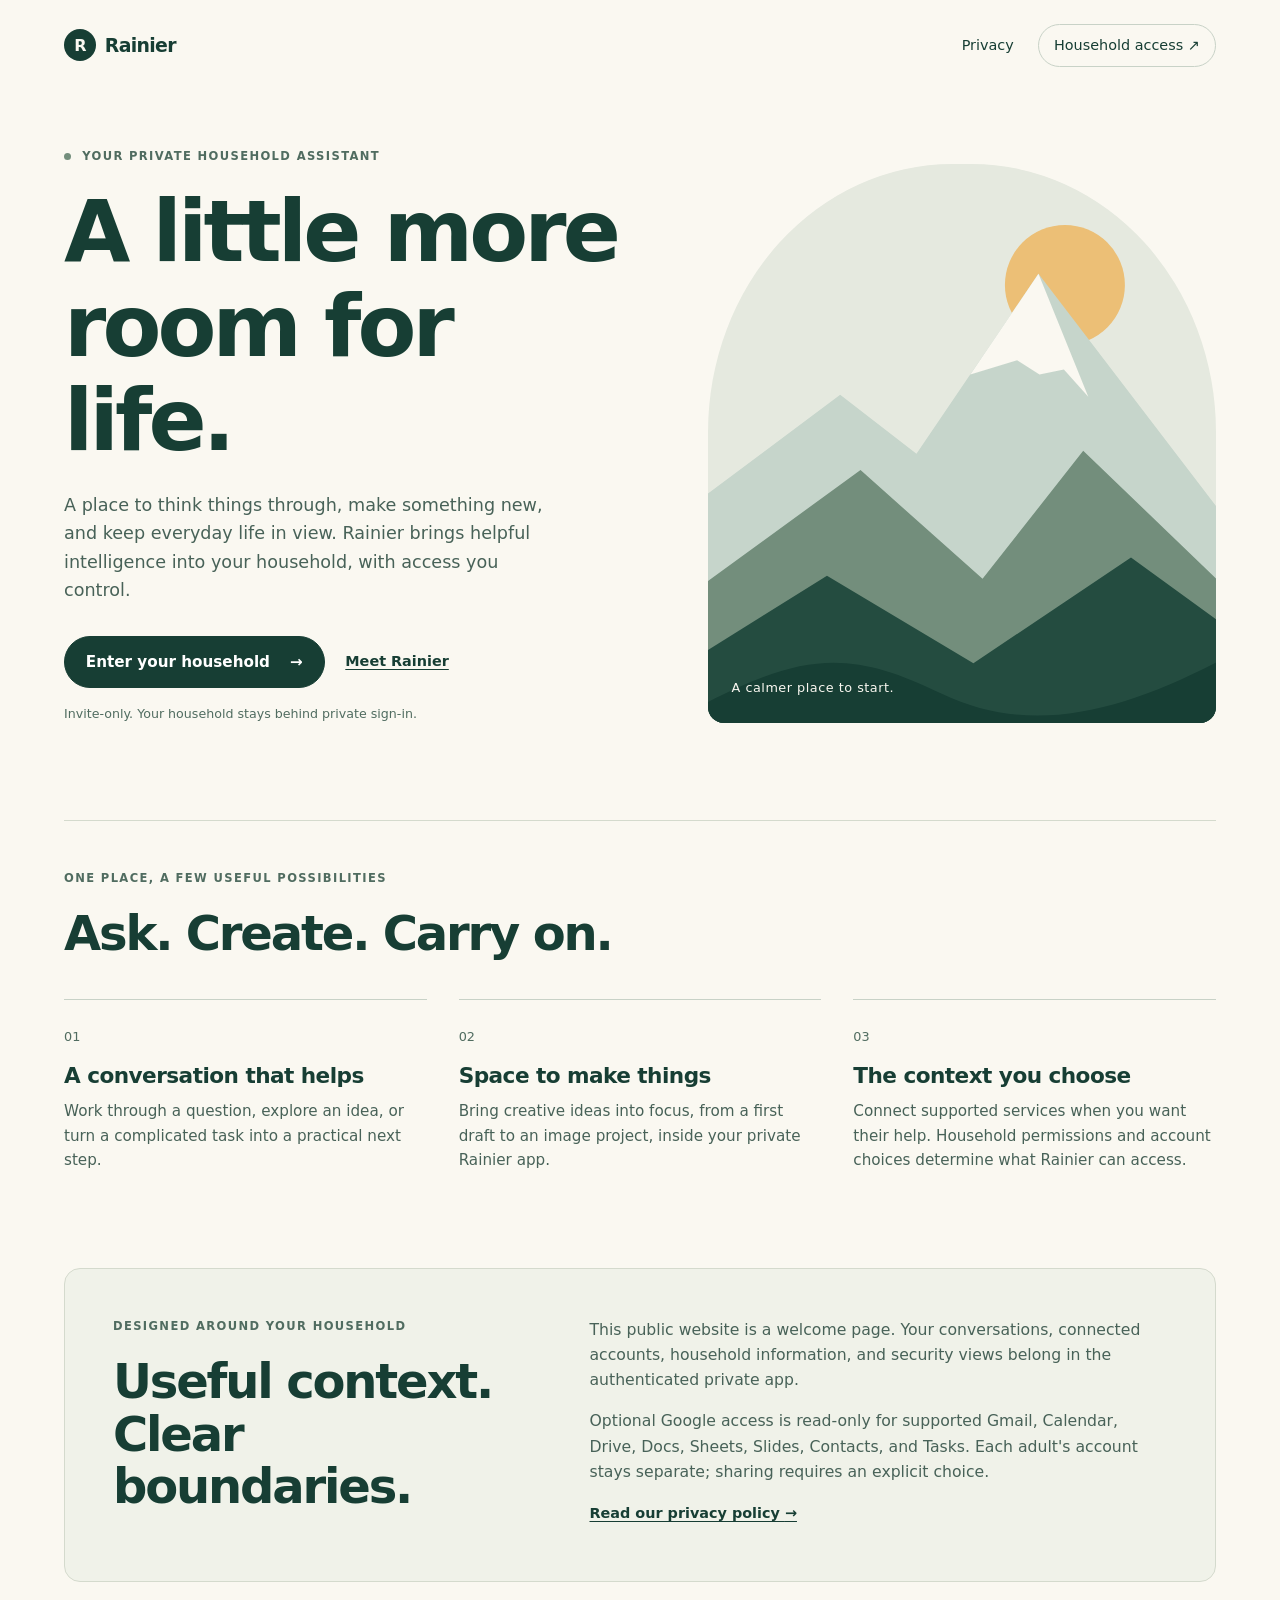
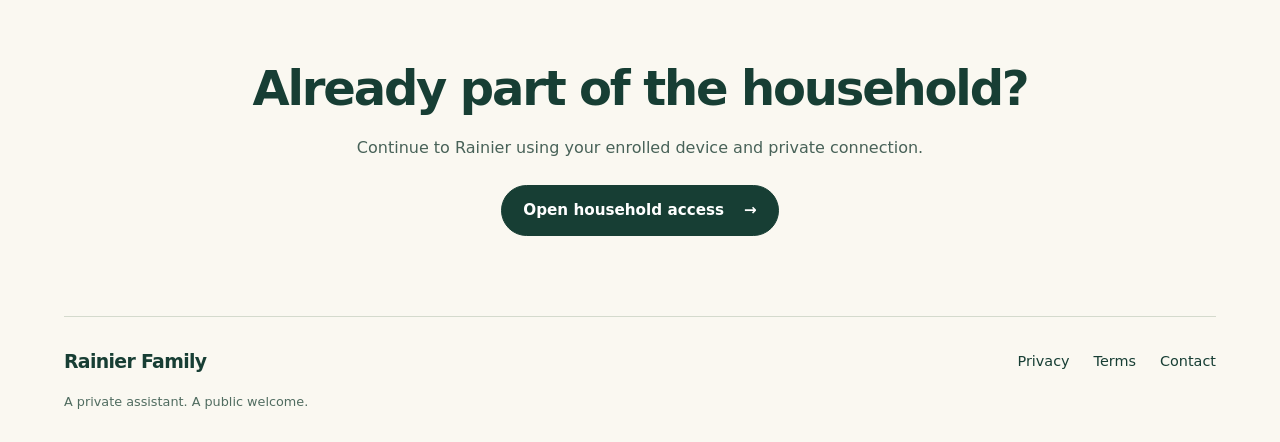
<file: index.html>
<!doctype html>
<html lang="en">
<head>
  <meta charset="utf-8">
  <meta name="viewport" content="width=device-width, initial-scale=1">
  <meta name="color-scheme" content="light">
  <meta name="referrer" content="no-referrer">
  <meta http-equiv="Content-Security-Policy" content="default-src 'none'; style-src 'self'; base-uri 'none'; form-action 'none'">
  <meta name="description" content="Rainier is a private household assistant. A quiet place to ask, create, and keep everyday life in view.">
  <title>Rainier — A little more room for life</title>
  <link rel="stylesheet" href="site.css">
</head>
<body>
  <a class="skip" href="#main">Skip to content</a>
  <header class="wrap header">
    <a class="brand" href="index.html" aria-label="Rainier home"><span class="brand-mark" aria-hidden="true">R</span> Rainier</a>
    <nav aria-label="Main navigation"><a href="privacy.html">Privacy</a><a class="nav-entry" href="household.html">Household access <span aria-hidden="true">↗</span></a></nav>
  </header>
  <main id="main">
    <section class="wrap hero" aria-labelledby="welcome">
      <div class="hero-copy">
        <p class="eyebrow"><span class="dot" aria-hidden="true"></span> Your private household assistant</p>
        <h1 id="welcome">A little more<br>room for life.</h1>
        <p class="lead">A place to think things through, make something new, and keep everyday life in view. Rainier brings helpful intelligence into your household, with access you control.</p>
        <div class="actions"><a class="button" href="household.html">Enter your household <span aria-hidden="true">→</span></a><a class="text-link" href="#inside">Meet Rainier</a></div>
        <p class="fine">Invite-only. Your household stays behind private sign-in.</p>
      </div>
      <div class="landscape" aria-hidden="true">
        <svg viewBox="0 0 500 550" focusable="false">
          <circle cx="351" cy="119" r="59" fill="#ecbf76"/>
          <path d="M0 324 130 227 205 285 325 108 500 337V550H0Z" fill="#c6d5cb"/>
          <path d="m325 108-67 99 46-14 22 14 24-5 24 27Z" fill="#faf8f1"/>
          <path d="M0 410 150 301 270 408 369 282 500 408V550H0Z" fill="#738e7c"/>
          <path d="M0 478 117 405 261 491 416 387 500 448V550H0Z" fill="#244c40"/>
          <path d="M0 529c99-51 145-49 230-8s173 19 270-31v60H0Z" fill="#173e34"/>
        </svg>
        <span class="landscape-caption">A calmer place to start.</span>
      </div>
    </section>
    <section id="inside" class="wrap inside" aria-labelledby="inside-heading">
      <p class="eyebrow">One place, a few useful possibilities</p>
      <h2 id="inside-heading">Ask. Create. Carry on.</h2>
      <div class="cards">
        <article><span class="card-number" aria-hidden="true">01</span><h3>A conversation that helps</h3><p>Work through a question, explore an idea, or turn a complicated task into a practical next step.</p></article>
        <article><span class="card-number" aria-hidden="true">02</span><h3>Space to make things</h3><p>Bring creative ideas into focus, from a first draft to an image project, inside your private Rainier app.</p></article>
        <article><span class="card-number" aria-hidden="true">03</span><h3>The context you choose</h3><p>Connect supported services when you want their help. Household permissions and account choices determine what Rainier can access.</p></article>
      </div>
    </section>
    <section class="wrap privacy-panel" aria-labelledby="control-heading">
      <div><p class="eyebrow">Designed around your household</p><h2 id="control-heading">Useful context.<br>Clear boundaries.</h2></div>
      <div><p>This public website is a welcome page. Your conversations, connected accounts, household information, and security views belong in the authenticated private app.</p><p>Optional Google access is read-only for supported Gmail, Calendar, Drive, Docs, Sheets, Slides, Contacts, and Tasks. Each adult's account stays separate; sharing requires an explicit choice.</p><a class="text-link" href="privacy.html">Read our privacy policy <span aria-hidden="true">→</span></a></div>
    </section>
    <section class="wrap closing" aria-labelledby="ready-heading"><h2 id="ready-heading">Already part of the household?</h2><p>Continue to Rainier using your enrolled device and private connection.</p><a class="button" href="household.html">Open household access <span aria-hidden="true">→</span></a></section>
  </main>
  <footer class="wrap footer"><span class="brand">Rainier Family</span><nav aria-label="Footer navigation"><a href="privacy.html">Privacy</a><a href="terms.html">Terms</a><a href="mailto:contact@rainier.app">Contact</a></nav><p>A private assistant. A public welcome.</p></footer>
</body>
</html>
</file>
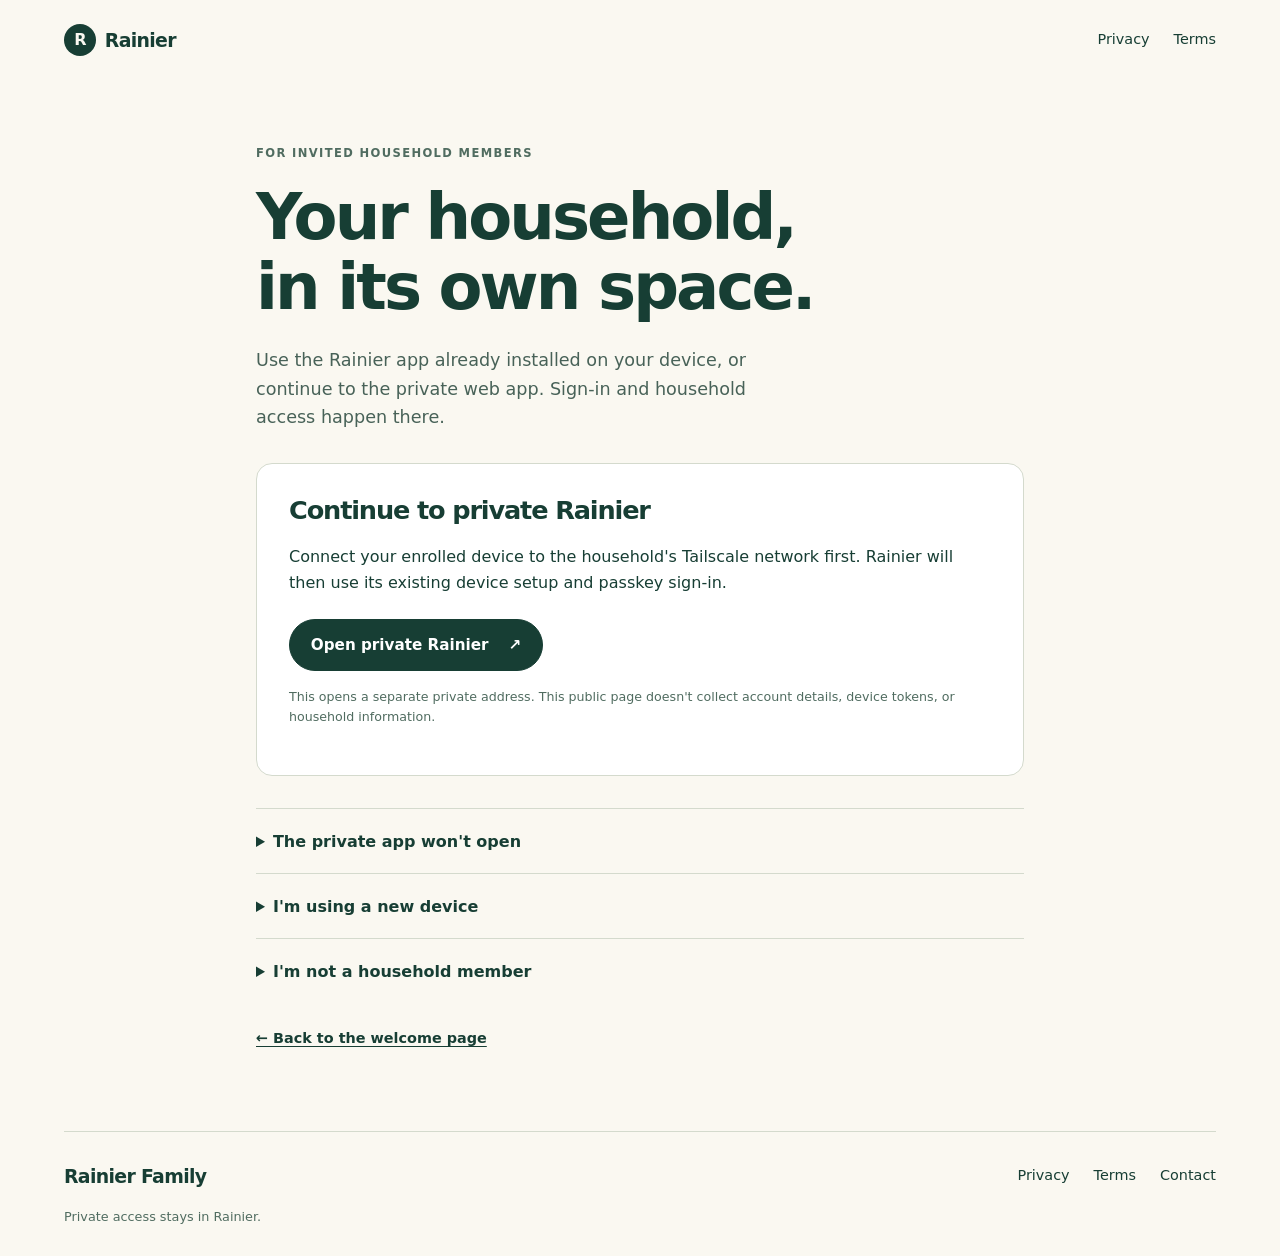
<file: household.html>
<!doctype html>
<html lang="en">
<head>
  <meta charset="utf-8">
  <meta name="viewport" content="width=device-width, initial-scale=1">
  <meta name="color-scheme" content="light">
  <meta name="referrer" content="no-referrer">
  <meta http-equiv="Content-Security-Policy" content="default-src 'none'; style-src 'self'; base-uri 'none'; form-action 'none'">
  <meta name="description" content="Continue to Rainier's private household app using your enrolled device and existing private connection.">
  <title>Household access — Rainier</title>
  <link rel="stylesheet" href="site.css">
</head>
<body>
  <a class="skip" href="#main">Skip to content</a>
  <header class="wrap header"><a class="brand" href="index.html" aria-label="Rainier home"><span class="brand-mark" aria-hidden="true">R</span> Rainier</a><nav aria-label="Main navigation"><a href="privacy.html">Privacy</a><a href="terms.html">Terms</a></nav></header>
  <main id="main" class="wrap access-main">
    <p class="eyebrow">For invited household members</p>
    <h1>Your household,<br>in its own space.</h1>
    <p class="lead">Use the Rainier app already installed on your device, or continue to the private web app. Sign-in and household access happen there.</p>
    <section class="access-card" aria-labelledby="web-access">
      <h2 id="web-access">Continue to private Rainier</h2>
      <p>Connect your enrolled device to the household's Tailscale network first. Rainier will then use its existing device setup and passkey sign-in.</p>
      <a class="button" href="https://rainier-nas.tail03f55a.ts.net:8444/" rel="noreferrer">Open private Rainier <span aria-hidden="true">↗</span></a>
      <p class="fine">This opens a separate private address. This public page doesn't collect account details, device tokens, or household information.</p>
    </section>
    <details><summary>The private app won't open</summary><p>Check that Tailscale is connected on this device and that your household invitation is complete. A private address may be unreachable from an unconnected device. Contact your household administrator if access still fails.</p></details>
    <details><summary>I'm using a new device</summary><p>Ask your household administrator to enroll it using Rainier's existing setup flow. Enter any one-time setup code only in the private Rainier app. Keep setup codes and device tokens out of email and public pages.</p></details>
    <details><summary>I'm not a household member</summary><p>Rainier is invite-only. This website doesn't create household accounts or provide public access to the private app. For general app or privacy questions, email <a href="mailto:contact@rainier.app">contact@rainier.app</a>.</p></details>
    <a class="text-link back" href="index.html">← Back to the welcome page</a>
  </main>
  <footer class="wrap footer"><span class="brand">Rainier Family</span><nav aria-label="Footer navigation"><a href="privacy.html">Privacy</a><a href="terms.html">Terms</a><a href="mailto:contact@rainier.app">Contact</a></nav><p>Private access stays in Rainier.</p></footer>
</body>
</html>
</file>
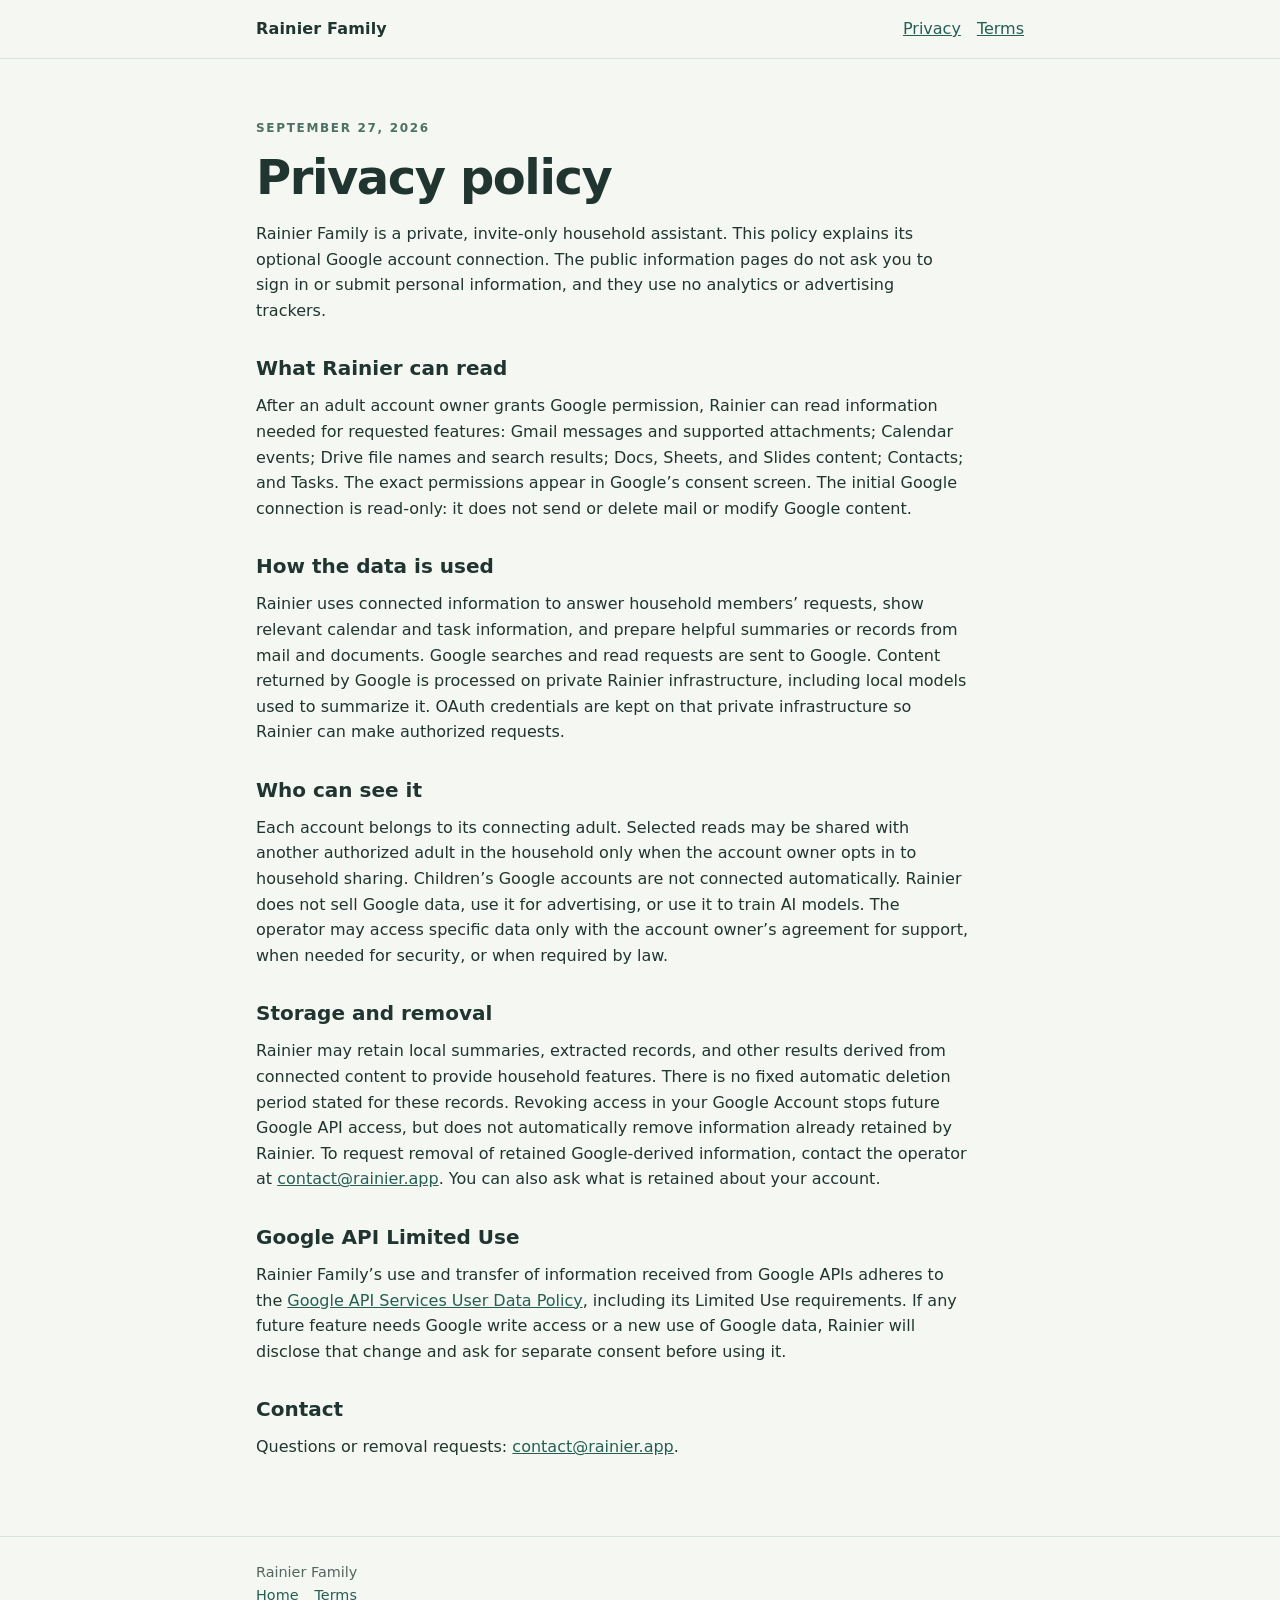
<file: privacy.html>
<!doctype html>
<html lang="en">
<head>
  <meta charset="utf-8">
  <meta name="viewport" content="width=device-width, initial-scale=1">
  <meta name="color-scheme" content="light">
  <title>Privacy — Rainier Family</title>
  <style>
    :root{font-family:system-ui,-apple-system,BlinkMacSystemFont,"Segoe UI",sans-serif;color:#20352f;background:#f5f7f3;line-height:1.6}
    *{box-sizing:border-box}body{margin:0}a{color:#245f52}a:hover,a:focus-visible{text-decoration-thickness:2px}a:focus-visible{outline:3px solid #e6a85d;outline-offset:3px}
    .wrap{width:min(100% - 2.5rem,48rem);margin:auto}header{border-bottom:1px solid #d9e3dc}nav{display:flex;flex-wrap:wrap;align-items:center;justify-content:space-between;gap:.5rem 1.5rem;padding:1rem 0}nav a{margin-right:1rem}nav a:last-child{margin-right:0}
    .brand{font-weight:750;letter-spacing:.01em;text-decoration:none;color:#20352f}main{padding:3rem 0 4rem}h1{font-size:clamp(2rem,6vw,3rem);line-height:1.15;letter-spacing:-.03em;margin:.25rem 0 1rem}h2{font-size:1.25rem;line-height:1.3;margin:2rem 0 .5rem}p{max-width:70ch;margin:.75rem 0}ul{padding-left:1.3rem}li{margin:.35rem 0}.eyebrow{text-transform:uppercase;letter-spacing:.14em;font-size:.75rem;font-weight:750;color:#4d7165}footer{border-top:1px solid #d9e3dc;padding:1.5rem 0;color:#53665f;font-size:.9rem}footer a{margin-right:1rem}
  </style>
</head>
<body>
  <header><nav class="wrap" aria-label="Main navigation"><a class="brand" href="index.html">Rainier Family</a><div><a href="privacy.html" aria-current="page">Privacy</a><a href="terms.html">Terms</a></div></nav></header>
  <main class="wrap">
    <p class="eyebrow">September 27, 2026</p>
    <h1>Privacy policy</h1>
    <p>Rainier Family is a private, invite-only household assistant. This policy explains its optional Google account connection. The public information pages do not ask you to sign in or submit personal information, and they use no analytics or advertising trackers.</p>
    <h2>What Rainier can read</h2>
    <p>After an adult account owner grants Google permission, Rainier can read information needed for requested features: Gmail messages and supported attachments; Calendar events; Drive file names and search results; Docs, Sheets, and Slides content; Contacts; and Tasks. The exact permissions appear in Google’s consent screen. The initial Google connection is read-only: it does not send or delete mail or modify Google content.</p>
    <h2>How the data is used</h2>
    <p>Rainier uses connected information to answer household members’ requests, show relevant calendar and task information, and prepare helpful summaries or records from mail and documents. Google searches and read requests are sent to Google. Content returned by Google is processed on private Rainier infrastructure, including local models used to summarize it. OAuth credentials are kept on that private infrastructure so Rainier can make authorized requests.</p>
    <h2>Who can see it</h2>
    <p>Each account belongs to its connecting adult. Selected reads may be shared with another authorized adult in the household only when the account owner opts in to household sharing. Children’s Google accounts are not connected automatically. Rainier does not sell Google data, use it for advertising, or use it to train AI models. The operator may access specific data only with the account owner’s agreement for support, when needed for security, or when required by law.</p>
    <h2>Storage and removal</h2>
    <p>Rainier may retain local summaries, extracted records, and other results derived from connected content to provide household features. There is no fixed automatic deletion period stated for these records. Revoking access in your Google Account stops future Google API access, but does not automatically remove information already retained by Rainier. To request removal of retained Google-derived information, contact the operator at <a href="mailto:contact@rainier.app">contact@rainier.app</a>. You can also ask what is retained about your account.</p>
    <h2>Google API Limited Use</h2>
    <p>Rainier Family’s use and transfer of information received from Google APIs adheres to the <a href="https://developers.google.com/terms/api-services-user-data-policy">Google API Services User Data Policy</a>, including its Limited Use requirements. If any future feature needs Google write access or a new use of Google data, Rainier will disclose that change and ask for separate consent before using it.</p>
    <h2>Contact</h2>
    <p>Questions or removal requests: <a href="mailto:contact@rainier.app">contact@rainier.app</a>.</p>
  </main>
  <footer><div class="wrap"><span>Rainier Family</span><br><a href="index.html">Home</a><a href="terms.html">Terms</a></div></footer>
</body>
</html>
</file>
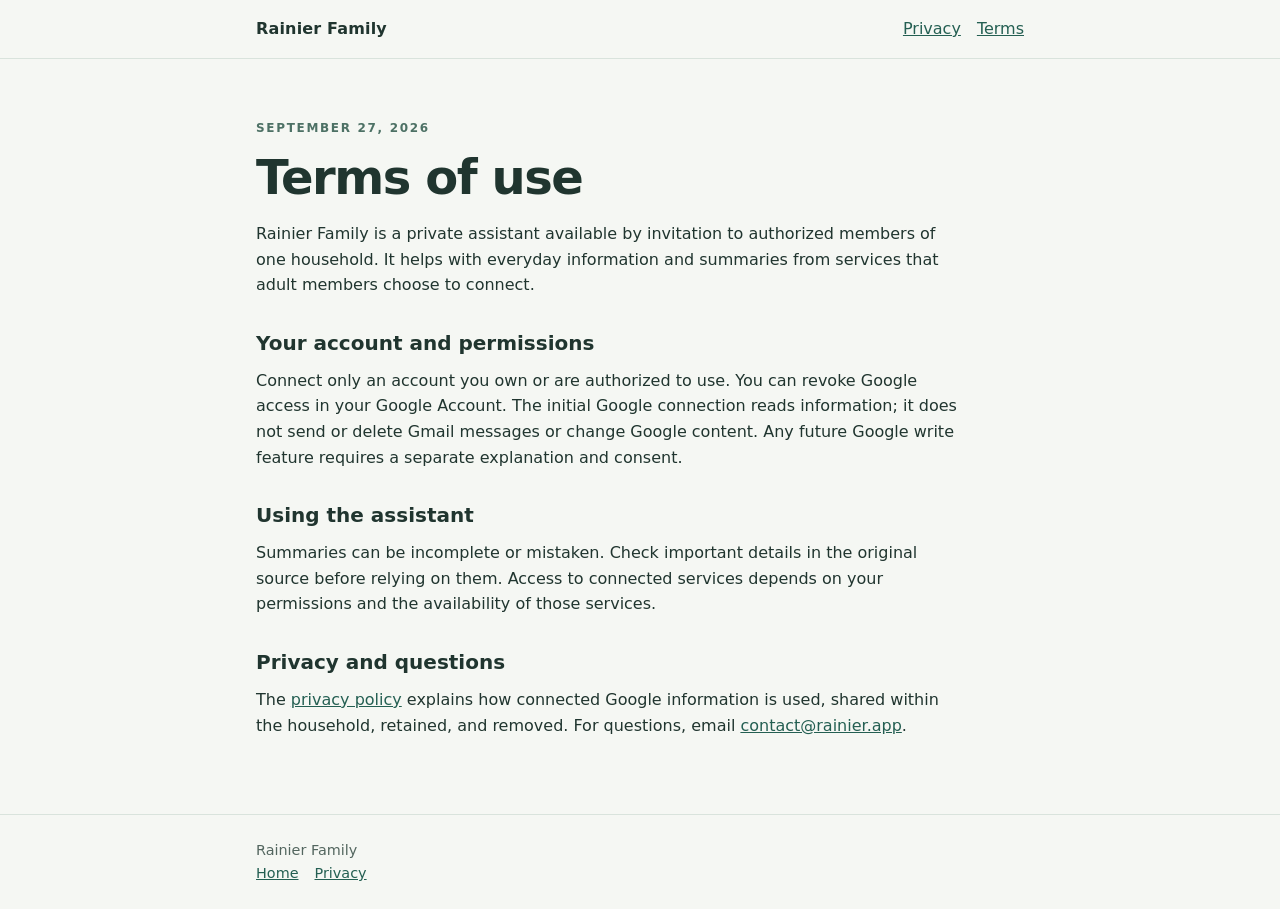
<file: terms.html>
<!doctype html>
<html lang="en">
<head>
  <meta charset="utf-8">
  <meta name="viewport" content="width=device-width, initial-scale=1">
  <meta name="color-scheme" content="light">
  <title>Terms — Rainier Family</title>
  <style>
    :root{font-family:system-ui,-apple-system,BlinkMacSystemFont,"Segoe UI",sans-serif;color:#20352f;background:#f5f7f3;line-height:1.6}
    *{box-sizing:border-box}body{margin:0}a{color:#245f52}a:hover,a:focus-visible{text-decoration-thickness:2px}a:focus-visible{outline:3px solid #e6a85d;outline-offset:3px}
    .wrap{width:min(100% - 2.5rem,48rem);margin:auto}header{border-bottom:1px solid #d9e3dc}nav{display:flex;flex-wrap:wrap;align-items:center;justify-content:space-between;gap:.5rem 1.5rem;padding:1rem 0}nav a{margin-right:1rem}nav a:last-child{margin-right:0}
    .brand{font-weight:750;letter-spacing:.01em;text-decoration:none;color:#20352f}main{padding:3rem 0 4rem}h1{font-size:clamp(2rem,6vw,3rem);line-height:1.15;letter-spacing:-.03em;margin:.25rem 0 1rem}h2{font-size:1.25rem;line-height:1.3;margin:2rem 0 .5rem}p{max-width:70ch;margin:.75rem 0}.eyebrow{text-transform:uppercase;letter-spacing:.14em;font-size:.75rem;font-weight:750;color:#4d7165}footer{border-top:1px solid #d9e3dc;padding:1.5rem 0;color:#53665f;font-size:.9rem}footer a{margin-right:1rem}
  </style>
</head>
<body>
  <header><nav class="wrap" aria-label="Main navigation"><a class="brand" href="index.html">Rainier Family</a><div><a href="privacy.html">Privacy</a><a href="terms.html" aria-current="page">Terms</a></div></nav></header>
  <main class="wrap">
    <p class="eyebrow">September 27, 2026</p>
    <h1>Terms of use</h1>
    <p>Rainier Family is a private assistant available by invitation to authorized members of one household. It helps with everyday information and summaries from services that adult members choose to connect.</p>
    <h2>Your account and permissions</h2>
    <p>Connect only an account you own or are authorized to use. You can revoke Google access in your Google Account. The initial Google connection reads information; it does not send or delete Gmail messages or change Google content. Any future Google write feature requires a separate explanation and consent.</p>
    <h2>Using the assistant</h2>
    <p>Summaries can be incomplete or mistaken. Check important details in the original source before relying on them. Access to connected services depends on your permissions and the availability of those services.</p>
    <h2>Privacy and questions</h2>
    <p>The <a href="privacy.html">privacy policy</a> explains how connected Google information is used, shared within the household, retained, and removed. For questions, email <a href="mailto:contact@rainier.app">contact@rainier.app</a>.</p>
  </main>
  <footer><div class="wrap"><span>Rainier Family</span><br><a href="index.html">Home</a><a href="privacy.html">Privacy</a></div></footer>
</body>
</html>
</file>
<file: site.css>
/* ponytail: static HTML and CSS; household authentication stays in the existing private app. */
:root{font-family:system-ui,-apple-system,BlinkMacSystemFont,"Segoe UI",sans-serif;color:#173e34;background:#faf8f1;line-height:1.6;font-synthesis:none}
*{box-sizing:border-box}body{margin:0}a{color:inherit;text-underline-offset:.22em}a:hover{text-decoration-thickness:2px}a:focus-visible,summary:focus-visible{outline:3px solid #a66519;outline-offset:5px;border-radius:3px}.wrap{width:min(100% - 3rem,72rem);margin-inline:auto}
.skip{position:absolute;left:1rem;top:-6rem;padding:.6rem 1rem;background:#fff;z-index:2}.skip:focus{top:1rem}.header{display:flex;justify-content:space-between;align-items:center;gap:1rem;padding-block:1.5rem}.brand{display:inline-flex;align-items:center;gap:.55rem;font-size:1.18rem;font-weight:750;letter-spacing:-.035em;text-decoration:none}.brand-mark{display:grid;place-items:center;width:2rem;height:2rem;background:#173e34;color:#faf8f1;border-radius:50%;font-size:1rem}nav{display:flex;align-items:center;gap:1.5rem}nav a{font-size:.9rem;text-decoration:none}.nav-entry{border:1px solid #c8d2c7;border-radius:99px;padding:.55rem .95rem}
.hero{display:grid;grid-template-columns:1.14fr 1fr;gap:4rem;align-items:center;padding-block:3.5rem 5rem}.eyebrow{font-size:.72rem;font-weight:750;letter-spacing:.12em;text-transform:uppercase;color:#506c60;margin:0 0 1.2rem}.dot{display:inline-block;width:.45rem;height:.45rem;border-radius:50%;background:#738e7c;margin-right:.35rem;vertical-align:middle}h1,h2,h3{font-weight:650;letter-spacing:-.045em;line-height:1.1}h1{font-size:clamp(3.1rem,6.7vw,5.7rem);margin:0 0 1.5rem}h2{font-size:clamp(2rem,4vw,3rem);margin:0 0 1.25rem}h3{font-size:1.35rem;letter-spacing:-.025em;margin:1rem 0 .7rem}p{margin:0 0 1rem}.lead{font-size:1.1rem;color:#486258;max-width:44ch}.actions{display:flex;align-items:center;flex-wrap:wrap;gap:1.3rem;margin-block:2rem 1rem}.button{display:inline-flex;align-items:center;justify-content:center;gap:1.25rem;min-height:3rem;padding:.8rem 1.3rem;color:#fff;background:#173e34;border:1px solid #173e34;border-radius:99px;font-size:.95rem;font-weight:650;text-decoration:none}.button:hover{background:#295747}.text-link{font-size:.9rem;font-weight:650}.fine{font-size:.79rem;color:#506c60}.landscape{position:relative;overflow:hidden;background:#e5e9df;border-radius:48% 48% 1rem 1rem;aspect-ratio:10/11}.landscape svg{display:block;width:100%;height:100%}.landscape-caption{position:absolute;bottom:1.5rem;left:1.5rem;right:1.5rem;color:#faf8f1;font-size:.8rem;letter-spacing:.04em}
.inside{padding-block:3rem 5rem;border-top:1px solid #d4dacd;scroll-margin-top:2rem}.cards{display:grid;grid-template-columns:repeat(3,1fr);gap:2rem;margin-top:2.5rem}.cards article{border-top:1px solid #c8d2c7;padding-top:1.4rem}.card-number{font-size:.8rem;color:#506c60}.cards p{font-size:.95rem;color:#486258}.privacy-panel{display:grid;grid-template-columns:1fr 1.4fr;gap:4rem;border:1px solid #d4dacd;border-radius:1rem;background:#f0f2e9;padding:3rem}.privacy-panel p:not(.eyebrow){font-size:.98rem;color:#486258}.closing{text-align:center;padding-block:5rem}.closing p{color:#486258}.closing .button{margin-top:.5rem}.footer{border-top:1px solid #d4dacd;display:flex;flex-wrap:wrap;align-items:center;justify-content:space-between;gap:1rem;padding-block:1.8rem}.footer p{flex-basis:100%;font-size:.8rem;color:#506c60;margin:0}
.access-main{max-width:48rem;padding-block:4rem 5rem}.access-main h1{font-size:clamp(2.7rem,6vw,4rem)}.access-card{background:#fff;border:1px solid #d4dacd;border-radius:1rem;padding:2rem;margin-block:2rem}.access-card h2{font-size:1.6rem}.access-card .button{margin-block:.5rem 1rem}.access-main details{border-top:1px solid #d4dacd;padding-block:1.2rem}.access-main summary{font-weight:650;cursor:pointer}.access-main details p{margin:1rem 0 0;color:#486258}.access-main .back{display:inline-block;margin-top:1.5rem}
@media(max-width:760px){.hero{grid-template-columns:1fr;gap:2.5rem;padding-block:2.5rem 3rem}.landscape{max-width:27rem;width:100%;justify-self:center;aspect-ratio:5/4}.landscape svg{height:auto;transform:translateY(-12%)}.cards{grid-template-columns:1fr;gap:1.5rem}.inside{padding-block:2.5rem 3rem}.privacy-panel{grid-template-columns:1fr;gap:1rem;padding:1.6rem}.closing{padding-block:3.5rem}.access-main{padding-block:2.5rem 3rem}.access-card{padding:1.4rem}}
@media(max-width:420px){.wrap{width:calc(100% - 2rem)}.header{align-items:flex-start}nav{gap:.7rem;flex-wrap:wrap;justify-content:flex-end}.header nav>a:first-child{display:none}.button{width:100%}.actions{gap:1rem}.footer nav{justify-content:flex-start}}
</file>
